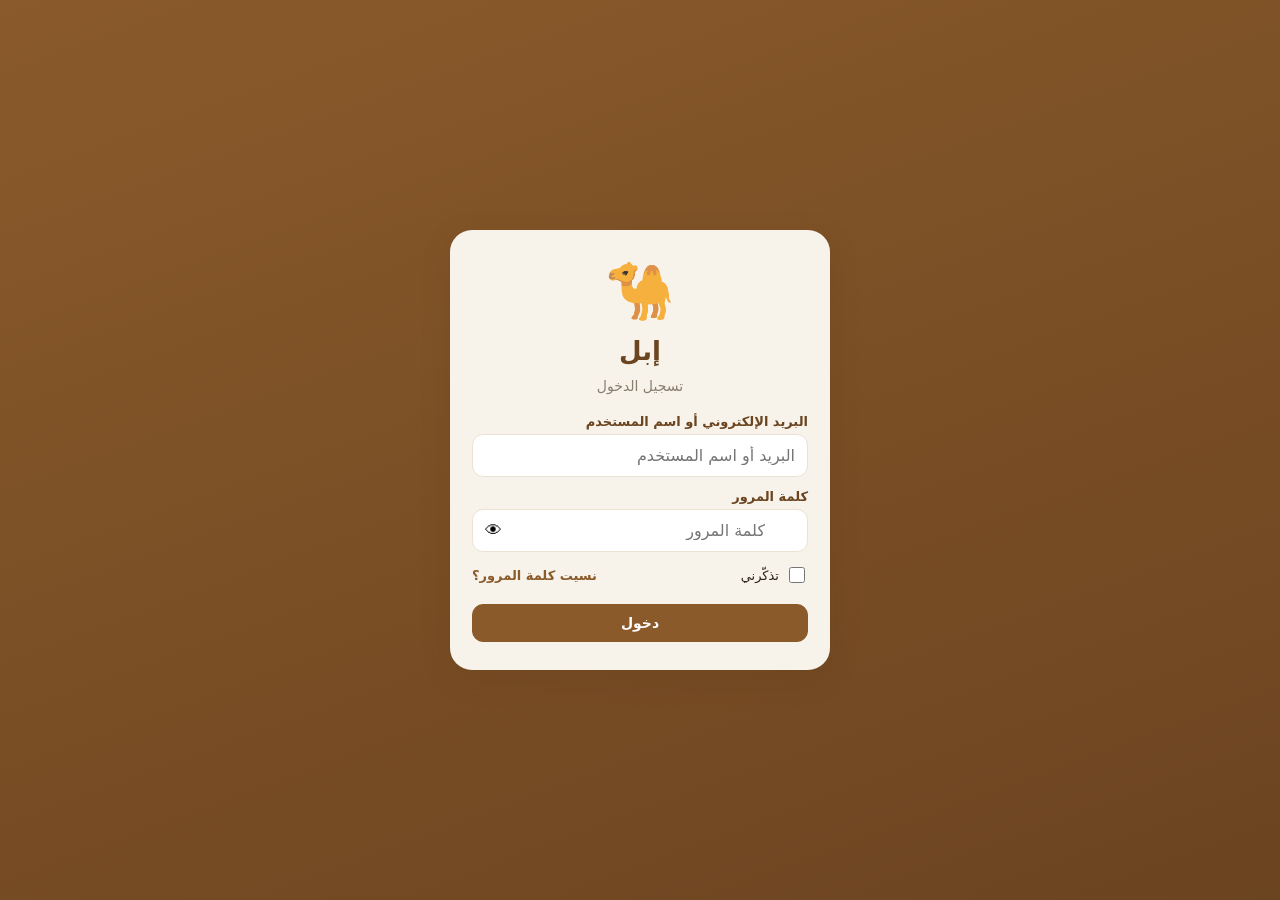
<file: index.html>
<!doctype html>
<html lang="ar" dir="rtl">
<head>
  <meta charset="UTF-8" />
  <meta name="viewport" content="width=device-width, initial-scale=1.0, maximum-scale=1.0, viewport-fit=cover" />
  <meta name="theme-color" content="#8a5a2b" />
  <!-- تطبيق إدارة خاص — لا يُفهرس في محرّكات البحث -->
  <meta name="robots" content="noindex, nofollow, noarchive" />
  <title>إبل</title>

  <!-- «إضافة إلى الشاشة الرئيسية» على الآيفون والأندرويد -->
  <link rel="manifest" href="./manifest.webmanifest" />
  <link rel="icon" type="image/png" href="./icon-192.png" />
  <link rel="apple-touch-icon" href="./icon-192.png" />
  <meta name="apple-mobile-web-app-capable" content="yes" />
  <meta name="mobile-web-app-capable" content="yes" />
  <meta name="apple-mobile-web-app-status-bar-style" content="black-translucent" />
  <meta name="apple-mobile-web-app-title" content="إبل" />
  <script type="module" crossorigin src="./assets/index-C6JINqG2.js"></script>
  <link rel="stylesheet" crossorigin href="./assets/index-Q5RCzDct.css">
</head>
<body>
  <div id="splash">
    <div class="splash-emoji">🐪</div>
    <div class="splash-title">إبل</div>
    <div class="splash-spinner"></div>
  </div>
  <div id="app"></div>
</body>
</html>
</file>
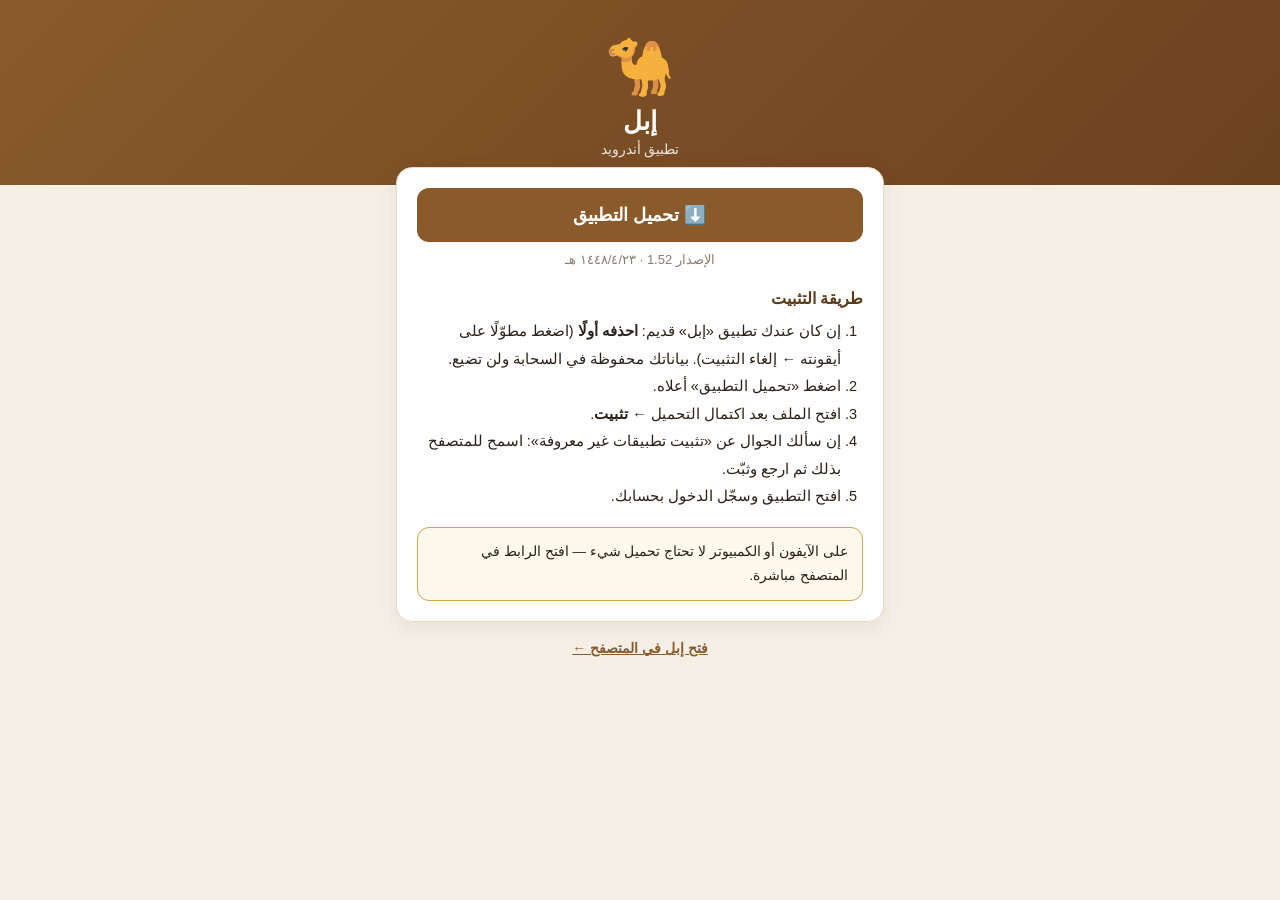
<file: android.html>
<!doctype html>
<html lang="ar" dir="rtl">
<head>
  <meta charset="UTF-8" />
  <meta name="viewport" content="width=device-width, initial-scale=1.0" />
  <meta name="robots" content="noindex, nofollow, noarchive" />
  <meta name="theme-color" content="#8a5a2b" />
  <title>تحميل تطبيق إبل لأندرويد</title>
  <link rel="icon" type="image/png" href="./icon-192.png" />
  <style>
    :root { --brown: #8a5a2b; --brown-dark: #5b3a1a; --sand: #f5efe6; --ink: #2b2118; --muted: #8a7d6e; --line: #e6dccd; }
    * { box-sizing: border-box; }
    body { margin: 0; font-family: -apple-system, 'Segoe UI', Tahoma, sans-serif; background: var(--sand); color: var(--ink); }
    header { background: linear-gradient(135deg, #8a5a2b, #6b4220); color: #fff; text-align: center; padding: 34px 16px 28px; }
    header .ico { font-size: 56px; }
    header h1 { margin: 6px 0 4px; font-size: 26px; font-weight: 800; }
    header p { margin: 0; opacity: .85; font-size: 14px; }
    main { max-width: 520px; margin: -18px auto 24px; padding: 0 16px; }
    .card { background: #fff; border: 1px solid var(--line); border-radius: 16px; padding: 20px; box-shadow: 0 6px 22px rgba(80,50,20,.08); }
    .btn { display: block; text-align: center; text-decoration: none; background: var(--brown); color: #fff; font-weight: 800; font-size: 18px; padding: 16px; border-radius: 12px; }
    .btn.disabled { background: var(--muted); pointer-events: none; }
    .ver { text-align: center; color: var(--muted); font-size: 13px; margin-top: 10px; }
    h2 { font-size: 16px; margin: 22px 0 10px; color: var(--brown-dark); }
    ol { margin: 0; padding-inline-start: 22px; line-height: 1.9; font-size: 14.5px; }
    .note { background: #fff8ec; border: 1px solid #e0a34a; border-radius: 12px; padding: 12px 14px; font-size: 13.5px; line-height: 1.8; margin-top: 16px; }
    .web { text-align: center; margin-top: 18px; font-size: 14px; }
    .web a { color: var(--brown); font-weight: 700; }
  </style>
</head>
<body>
  <header>
    <div class="ico">🐪</div>
    <h1>إبل</h1>
    <p>تطبيق أندرويد</p>
  </header>
  <main>
    <div class="card">
      <a id="dl" class="btn disabled" href="#">⬇️ تحميل التطبيق</a>
      <div class="ver" id="ver">جارٍ تجهيز الرابط…</div>

      <h2>طريقة التثبيت</h2>
      <ol>
        <li>إن كان عندك تطبيق «إبل» قديم: <b>احذفه أولًا</b> (اضغط مطوّلًا على أيقونته ← إلغاء التثبيت). بياناتك محفوظة في السحابة ولن تضيع.</li>
        <li>اضغط «تحميل التطبيق» أعلاه.</li>
        <li>افتح الملف بعد اكتمال التحميل ← <b>تثبيت</b>.</li>
        <li>إن سألك الجوال عن «تثبيت تطبيقات غير معروفة»: اسمح للمتصفح بذلك ثم ارجع وثبّت.</li>
        <li>افتح التطبيق وسجّل الدخول بحسابك.</li>
      </ol>

      <div class="note">على الآيفون أو الكمبيوتر لا تحتاج تحميل شيء — افتح الرابط في المتصفح مباشرة.</div>
    </div>
    <div class="web"><a href="./">فتح إبل في المتصفح ←</a></div>
  </main>
  <script>
    // رابط ملف التطبيق مبني من رقم آخر إصدار منشور، فهذه الصفحة لا تحتاج تعديلًا أبدًا
    fetch('version.json?t=' + Date.now(), { cache: 'no-store' })
      .then(function (r) { return r.json(); })
      .then(function (v) {
        var a = document.getElementById('dl');
        a.href = 'apk/' + encodeURIComponent(v.id) + '/' + encodeURIComponent('إبل') + '.apk';
        a.setAttribute('download', 'إبل.apk');
        a.classList.remove('disabled');
        var d = v.builtAt ? new Date(v.builtAt) : null;
        document.getElementById('ver').textContent = 'الإصدار ' + (v.version || v.id) + (d ? ' · ' + d.toLocaleDateString('ar-SA') : '');
      })
      .catch(function () { document.getElementById('ver').textContent = 'تعذّر تجهيز الرابط — أعد تحميل الصفحة'; });
  </script>
</body>
</html>
</file>
<file: assets/index-Q5RCzDct.css>
:root{--sand-50: #faf6f0;--sand-100: #f3ebe0;--sand-200: #e7d8c4;--brown: #8a5a2b;--brown-dark: #6b4420;--brown-light: #b07d4a;--teal: #2f8f83;--teal-dark: #246b62;--ink: #2a2018;--muted: #8a7d6e;--line: #e7d8c4;--line2: #ece2d4;--bg: #f7f2ea;--card: #ffffff;--ok: #2e9e5b;--bad: #d6453d;--warn: #e08a1e;--info: #2f76c7;--purple: #7a4fc0;--shadow: 0 2px 10px rgba(80,50,20,.08);--shadow-lg: 0 8px 30px rgba(80,50,20,.16);--r: 16px;--r-sm: 11px;--header-h: 54px;--tab-h: 64px}*{box-sizing:border-box;-webkit-tap-highlight-color:transparent}html,body{margin:0;padding:0;height:100%}body{font-family:Segoe UI,Tahoma,system-ui,-apple-system,sans-serif;background:var(--bg);color:var(--ink);-webkit-font-smoothing:antialiased;overscroll-behavior-y:none}button{font-family:inherit;cursor:pointer}input,textarea,select{font-family:inherit;font-size:16px}#splash{position:fixed;inset:0;z-index:999;display:flex;flex-direction:column;align-items:center;justify-content:center;gap:14px;background:linear-gradient(160deg,var(--brown) 0%,var(--brown-dark) 100%);color:#fff}.splash-emoji{font-size:72px;animation:bob 1.6s ease-in-out infinite}.splash-title{font-size:24px;font-weight:800;letter-spacing:.5px}.splash-spinner{width:34px;height:34px;border:3px solid rgba(255,255,255,.3);border-top-color:#fff;border-radius:50%;animation:spin .8s linear infinite}@keyframes bob{50%{transform:translateY(-10px)}}@keyframes spin{to{transform:rotate(360deg)}}#app{max-width:560px;margin:0 auto;min-height:100%;position:relative;overflow-x:clip}.app-header{top:0;z-index:50;height:calc(var(--header-h) + env(safe-area-inset-top));padding-top:env(safe-area-inset-top);display:flex;align-items:center;justify-content:space-between;padding-inline:16px;background:linear-gradient(135deg,var(--brown) 0%,var(--brown-dark) 100%);color:#fff;box-shadow:var(--shadow);position:sticky}.brand{position:absolute;left:0;right:0;inset-inline:0;width:100%;display:flex;align-items:center;justify-content:center;gap:8px;font-weight:800;font-size:18px;pointer-events:none}.brand:focus{outline:none}.brand.switchable>*{pointer-events:auto;cursor:pointer}.brand-name{max-width:62vw;overflow:hidden;text-overflow:ellipsis;white-space:nowrap}.brand-ico,.brand-caret{flex:none;width:24px;text-align:center}.brand-caret{font-size:12px;opacity:.8}.header-back{position:relative;z-index:1;visibility:hidden;width:44px;height:44px;border:none;background:none;color:#fff;display:flex;align-items:center;justify-content:center;padding:0;margin-inline-start:-10px;opacity:.95;transition:opacity .12s,transform .06s}.header-back.show{visibility:visible}.header-back:active{opacity:1;transform:scale(.88)}.back-ico{display:flex;align-items:center;justify-content:center}.ico-back{display:block}.header-spacer{width:44px;flex-shrink:0}.back-btn .back-ico,.back-btn .ico-back{width:18px;height:18px}.view{padding:14px 14px calc(var(--tab-h) + env(safe-area-inset-bottom) + 16px);min-height:calc(100vh - var(--header-h))}.tabbar{position:fixed;bottom:0;left:0;right:0;z-index:50;max-width:560px;margin:0 auto;height:calc(var(--tab-h) + env(safe-area-inset-bottom));padding-bottom:env(safe-area-inset-bottom);display:flex;background:#fff;border-top:1px solid var(--line2);box-shadow:0 -2px 14px #50321412}.nav-item{flex:1;border:none;background:none;display:flex;flex-direction:column;align-items:center;justify-content:center;gap:3px;color:var(--muted);font-size:11px;padding:6px 0}.nav-item .nav-icon{font-size:21px;filter:grayscale(.3);transition:transform .15s}.nav-item.active{color:var(--brown);font-weight:700}.nav-item.active .nav-icon{filter:none;transform:translateY(-2px) scale(1.12)}.btn{border:1px solid var(--line2);background:#fff;color:var(--ink);border-radius:var(--r-sm);padding:10px 14px;font-size:14px;font-weight:600;display:inline-flex;align-items:center;gap:6px;transition:filter .15s,transform .05s}.btn:active{transform:scale(.97)}.btn.primary{background:var(--brown);color:#fff;border-color:var(--brown)}.btn.primary:active{filter:brightness(1.08)}.btn.danger{background:var(--bad);color:#fff;border-color:var(--bad)}.btn.danger.ghost{background:#fff;color:var(--bad);border-color:#f1c9c6}.btn.ghost{background:var(--sand-50)}.btn.sm{padding:7px 11px;font-size:13px}.btn.block{width:100%;justify-content:center;margin-top:8px}.btn-row{display:flex;gap:8px;flex-wrap:wrap}.btn-row .btn{flex:1;justify-content:center;min-width:130px}.hero{display:flex;align-items:center;gap:14px;background:linear-gradient(120deg,#fff,var(--sand-50));border:1px solid var(--line2);border-radius:var(--r);padding:16px;box-shadow:var(--shadow);margin-bottom:14px}.hero-emoji{font-size:44px}.hero-title{font-size:20px;font-weight:800}.hero-sub{color:var(--muted);font-size:13px}.stats-grid{display:grid;grid-template-columns:repeat(3,1fr);gap:10px;margin-bottom:16px}.stat{background:var(--card);border:1px solid var(--line2);border-radius:var(--r-sm);padding:14px 10px;display:flex;flex-direction:column;gap:4px;box-shadow:var(--shadow);position:relative;overflow:hidden;align-items:center;text-align:center;justify-content:center}.stat:before{top:auto;bottom:0;inset-inline:0;width:auto;height:4px}.stat:before{content:"";position:absolute;inset-inline-start:0;top:0;bottom:0;width:4px;background:var(--brown-light)}.stat.a1:before{background:var(--brown)}.stat.a2:before{background:var(--teal)}.stat.a3:before{background:var(--info)}.stat.a4:before{background:var(--purple)}.stat.a5:before{background:var(--warn)}.stat.a6:before{background:var(--ok)}.stat.a7:before{background:var(--bad)}.stat.a8:before{background:var(--muted)}.stat.a9:before{background:var(--teal-dark)}.stat.clickable{cursor:pointer}.stat.clickable:active{transform:scale(.97)}.stat-icon{font-size:18px}.stat-value{font-size:21px;font-weight:800;line-height:1.1}.stat-label{font-size:12px;color:var(--muted)}.alerts{display:flex;flex-direction:column;gap:12px}.alert-card{background:var(--card);border:1px solid var(--line2);border-radius:var(--r);padding:14px;box-shadow:var(--shadow);border-inline-start:4px solid var(--brown-light)}.alert-card.accent-blue{border-inline-start-color:var(--info)}.alert-card.accent-amber{border-inline-start-color:var(--warn)}.alert-card.accent-purple{border-inline-start-color:var(--purple)}.alert-card.accent-green{border-inline-start-color:var(--ok)}.alert-card.accent-teal{border-inline-start-color:var(--teal)}.alert-head{display:flex;align-items:center;gap:8px;font-weight:700;margin-bottom:8px}.alert-icon{font-size:18px}.alert-title{flex:1}.alert-empty{color:var(--muted);font-size:13px;padding:4px 0}.error-detail{color:var(--bad);font-size:11px;direction:ltr;text-align:center;word-break:break-all;margin-top:4px}.alert-list{display:flex;flex-direction:column}.alert-row{display:flex;justify-content:space-between;align-items:center;gap:8px;padding:7px 0;border-top:1px solid var(--line2);font-size:14px}.alert-row:first-child{border-top:none}.ar-name{font-weight:600}.ar-meta{color:var(--muted);font-size:13px}.days{color:var(--brown);font-weight:600}.link-more{margin-top:8px;background:none;border:none;color:var(--brown);font-weight:700;font-size:13px}.count-pill{background:var(--sand-100);color:var(--brown-dark);font-size:12px;font-weight:700;padding:2px 9px;border-radius:20px;min-width:22px;text-align:center}.count-pill.filtered{background:#f3d9b0;color:#6b3f12}.list-toolbar{display:flex;align-items:center;justify-content:space-between;gap:8px;margin-bottom:10px}.list-title{display:flex;align-items:center;gap:8px;font-size:18px;font-weight:800}.list-icon{font-size:20px}.search{width:100%;border:1px solid var(--line2);background:#fff;border-radius:var(--r-sm);padding:11px 14px;margin-bottom:12px;box-shadow:var(--shadow)}.search:focus{outline:2px solid var(--brown-light);border-color:var(--brown-light)}.chips{display:flex;gap:8px;overflow-x:auto;padding-bottom:4px;margin-bottom:12px}.chip{border:1px solid var(--line2);background:#fff;border-radius:20px;padding:7px 14px;font-size:13px;font-weight:600;color:var(--muted);white-space:nowrap}.chip.active{background:var(--brown);color:#fff;border-color:var(--brown)}.dropdown-filter{position:relative;display:inline-block;margin-bottom:12px}.dropdown-filter-btn{display:flex;align-items:center;gap:8px;border:1px solid var(--line2);background:#fff;border-radius:var(--r-sm);padding:9px 14px;font-size:13px;font-weight:700;color:var(--ink);cursor:pointer}.dropdown-filter-caret{color:var(--muted);font-size:11px}.dropdown-filter-panel{display:none;position:absolute;z-index:20;top:calc(100% + 6px);right:0;min-width:160px;max-height:260px;max-width:calc(100vw - 24px);overflow-y:auto;background:#fff;border:1px solid var(--line2);border-radius:var(--r-sm);box-shadow:var(--shadow-lg);padding:6px}.dropdown-filter-panel.show{display:block}.dropdown-opt{display:flex;align-items:center;gap:9px;padding:8px 10px;border-radius:8px;font-size:13px;color:var(--ink);cursor:pointer}.dropdown-opt:hover{background:var(--sand-50)}.dropdown-opt input{width:16px;height:16px;accent-color:var(--brown)}.dropdown-opt-all{border-bottom:1px solid var(--line2);margin-bottom:4px;padding-bottom:10px;font-weight:700}.dropdown-filter-row{display:flex;flex-wrap:wrap;gap:8px;align-items:center}.dropdown-filter-row .dropdown-filter{margin-bottom:8px}.clear-filters{margin-bottom:8px;color:var(--bad);border-color:var(--line2)}.tag.stage{background:var(--teal);color:#fff}.tag.excl{background:var(--muted);color:#fff}.tag.inc{background:var(--purple);color:#fff}.tag.nat{background:var(--info);color:#fff}.link-inline{background:none;border:none;padding:0;color:var(--brown);font-weight:700;font-size:inherit;cursor:pointer;text-decoration:underline;font-family:inherit}.ped-tree{display:flex;flex-direction:column;gap:10px;align-items:center}.ped-row{display:flex;gap:8px;flex-wrap:wrap;justify-content:center;width:100%}.ped-node{display:flex;flex-direction:column;gap:2px;align-items:center;text-align:center;background:var(--card);border:1px solid var(--line2);border-radius:var(--r-sm);padding:8px 12px;min-width:120px;box-shadow:var(--shadow);cursor:pointer;font-family:inherit}.ped-node.empty{background:var(--sand-50);border-style:dashed;cursor:default}.ped-node.self{background:linear-gradient(135deg,var(--brown) 0%,var(--brown-dark) 100%);border-color:var(--brown-dark)}.ped-node.self .ped-name{color:#fff}.ped-node.self .ped-role,.ped-node.self .ped-meta{color:#e9dccb}.ped-role{font-size:10px;color:var(--muted);font-weight:600}.ped-name{font-size:14px;font-weight:800;color:var(--ink)}.ped-meta{font-size:10px;color:var(--muted)}.card-grid{display:grid;grid-template-columns:repeat(2,1fr);gap:12px}.camel-card{background:var(--card);border:1px solid var(--line2);border-radius:var(--r);overflow:hidden;box-shadow:var(--shadow);transition:transform .08s}.camel-card:active{transform:scale(.98)}.camel-photo{aspect-ratio:4/3;background:var(--sand-100);display:flex;align-items:center;justify-content:center;position:relative}.avail-badge{position:absolute;top:6px;inset-inline-start:6px;font-size:11px;font-weight:700;padding:3px 9px;border-radius:8px;color:#fff}.avail-badge.dead{background:var(--bad)}.avail-badge.sold{background:#64748b}.profile-badges .avail-badge{position:static}.camel-photo img{width:100%;height:100%;object-fit:cover;display:block}.camel-photo.noimg{font-size:46px}.camel-info{padding:10px;position:relative}.camel-name{font-weight:800;font-size:15px;margin-bottom:4px}.camel-sub{display:flex;align-items:center;gap:6px;flex-wrap:wrap}.mono{font-family:ui-monospace,Consolas,monospace;font-size:12px;color:var(--muted)}.tag{background:var(--sand-100);color:var(--brown-dark);font-size:11px;padding:2px 7px;border-radius:6px;font-weight:600}.sex-badge{position:absolute;top:-28px;inset-inline-end:8px;font-size:11px;font-weight:700;padding:3px 8px;border-radius:8px;color:#fff}.sex-badge.f{background:var(--purple)}.sex-badge.m{background:var(--info)}.rows{display:flex;flex-direction:column;gap:8px}.row{background:var(--card);border:1px solid var(--line2);border-radius:var(--r-sm);padding:12px 14px;display:flex;align-items:center;gap:10px;box-shadow:var(--shadow)}.row:active{background:var(--sand-50)}.row-main{flex:1;min-width:0}.row-primary{font-weight:700;font-size:15px}.row-secondary{color:var(--muted);font-size:13px;margin-top:3px;display:flex;align-items:center;gap:6px;flex-wrap:wrap}.row-secondary .dot{opacity:.5}.row-chevron{color:var(--line);font-size:22px;transform:scaleX(-1)}.badge{font-size:12px;font-weight:700;padding:2px 9px;border-radius:20px;color:#fff}.badge.ok{background:var(--ok)}.badge.bad{background:var(--bad)}.badge.warn{background:var(--warn)}.badge.info{background:var(--info)}.badge.muted{background:var(--muted)}.badge.vet{background:#2f8f83}.badge.emp{background:#8a5a2b}.empty{text-align:center;padding:50px 20px;color:var(--muted)}.empty-icon{font-size:48px;opacity:.5;margin-bottom:10px}.spinner-wrap{display:flex;justify-content:center;padding:50px}.spinner{width:32px;height:32px;border:3px solid var(--sand-200);border-top-color:var(--brown);border-radius:50%;animation:spin .8s linear infinite}.profile-top{display:flex;justify-content:space-between;margin-bottom:12px}.profile-hero{display:flex;gap:14px;align-items:center;margin-bottom:16px}.profile-photo{width:110px;height:110px;border-radius:18px;overflow:hidden;background:var(--sand-100);display:flex;align-items:center;justify-content:center;font-size:50px;flex-shrink:0;box-shadow:var(--shadow)}.profile-photo img{width:100%;height:100%;object-fit:cover}.profile-photo-col{display:flex;flex-direction:column;align-items:center;gap:4px;flex-shrink:0}.profile-photo-wrap{position:relative}.photo-nav{position:absolute;top:50%;transform:translateY(-50%);width:26px;height:26px;border-radius:50%;border:none;background:#00000073;color:#fff;font-size:18px;line-height:1;display:flex;align-items:center;justify-content:center;cursor:pointer;z-index:2}.photo-prev{inset-inline-start:-8px}.photo-next{inset-inline-end:-8px}.photo-caption{font-size:11px;color:var(--muted);text-align:center;max-width:130px}.photo-actions{display:flex;gap:6px;justify-content:center;width:100%;margin-top:6px}.photo-actions .btn{flex:1;min-width:0;font-size:11px;padding:6px 4px;white-space:nowrap;overflow:hidden;text-overflow:ellipsis}.photo-gallery{display:flex;gap:8px;flex-wrap:wrap;justify-content:center}.photo-thumb{position:relative;width:92px;height:92px;border-radius:var(--r-sm);overflow:hidden;background:var(--sand-100);display:flex;align-items:center;justify-content:center;font-size:34px;border:1px solid var(--line2)}.photo-thumb img{width:100%;height:100%;object-fit:cover}.photo-thumb .photo-date{position:absolute;bottom:0;inset-inline:0;background:#00000080;color:#fff;font-size:9px;text-align:center;padding:1px 0}.photo-thumb .photo-del{position:absolute;top:2px;inset-inline-end:2px;width:18px;height:18px;border-radius:50%;border:none;background:#d6453de6;color:#fff;font-size:11px;line-height:1;cursor:pointer}.photo-thumb.archived{opacity:.62;border-style:dashed}.photo-thumb .photo-restore{position:absolute;top:2px;inset-inline-end:2px;width:18px;height:18px;border-radius:50%;border:none;background:#2e9e5bf2;color:#fff;font-size:11px;line-height:1;cursor:pointer}.photo-archive{margin-top:10px;padding-top:8px;border-top:1px dashed var(--line2)}.photo-archive-title{font-size:11px;color:var(--muted);text-align:center;margin-bottom:6px;font-weight:600}.profile-name{font-size:22px;font-weight:800}.profile-id{color:var(--muted);margin:2px 0 8px}.profile-badges{display:flex;gap:6px;flex-wrap:wrap}.profile-badges .sex-badge{position:static}.section-title{font-size:15px;font-weight:800;color:var(--brown-dark);margin:18px 0 10px;padding-inline-start:10px;border-inline-start:4px solid var(--brown)}.detail-grid{display:grid;grid-template-columns:repeat(2,1fr);gap:10px}.detail-grid.card{background:var(--card);border:1px solid var(--line2);border-radius:var(--r);padding:14px;box-shadow:var(--shadow)}.detail-item{min-width:0}.detail-label{font-size:12px;color:var(--muted);margin-bottom:2px}.detail-value{font-weight:600;font-size:14px;word-break:break-word}.rel-grid{display:grid;grid-template-columns:repeat(2,1fr);gap:10px}.rel-card{background:var(--card);border:1px solid var(--line2);border-radius:var(--r-sm);padding:12px;box-shadow:var(--shadow);position:relative}.rel-head{display:flex;justify-content:space-between;align-items:center;font-weight:700;font-size:14px;margin-bottom:8px}.rel-list{display:flex;flex-direction:column;gap:5px}.rel-row{font-size:12px;color:var(--ink);background:var(--sand-50);padding:5px 8px;border-radius:7px}.rel-row.clickable{cursor:pointer}.rel-row.clickable:active{background:var(--sand-100)}.rel-row .badge{font-size:10px;padding:1px 6px}.rel-empty{color:var(--line);font-size:18px;text-align:center;padding:6px}.rel-add{position:absolute;bottom:10px;inset-inline-start:10px;width:30px;height:30px;border-radius:50%;border:1px dashed var(--brown-light);background:#fff;color:var(--brown);font-size:14px}.hub-grid{display:grid;grid-template-columns:repeat(2,1fr);gap:12px}.hub-card{background:var(--card);border:1px solid var(--line2);border-radius:var(--r);padding:18px 12px;text-align:center;box-shadow:var(--shadow)}.hub-card:active{background:var(--sand-50)}.hub-icon{font-size:34px;margin-bottom:8px}.hub-label{font-weight:800;font-size:15px}.hub-count{color:var(--muted);font-size:12px;margin-top:3px}.modal-overlay{position:fixed;inset:0;z-index:350;background:#28190a73;display:flex;align-items:flex-end;justify-content:center;animation:fade .15s}.modal-overlay.confirm-overlay{z-index:420}@keyframes fade{0%{opacity:0}}.modal{background:var(--bg);width:100%;max-width:560px;max-height:92vh;border-radius:22px 22px 0 0;display:flex;flex-direction:column;animation:slideup .2s ease}@keyframes slideup{0%{transform:translateY(40px);opacity:.6}}.modal-head{display:flex;align-items:center;justify-content:space-between;padding:16px 18px 10px;border-bottom:1px solid var(--line2)}.modal-title{font-weight:800;font-size:17px}.modal-close{border:none;background:var(--sand-100);width:32px;height:32px;border-radius:50%;font-size:15px;color:var(--ink)}.modal-body{padding:16px 18px calc(18px + env(safe-area-inset-bottom));overflow-y:auto}body.modal-open{overflow:hidden}.entity-form,.settings{display:flex;flex-direction:column;gap:14px}.field{display:flex;flex-direction:column;gap:5px}.field label{font-size:13px;font-weight:700;color:var(--brown-dark)}.inp{width:100%;border:1px solid var(--line2);background:#fff;border-radius:var(--r-sm);padding:11px 12px;color:var(--ink)}.inp:focus{outline:2px solid var(--brown-light);border-color:var(--brown-light)}textarea.inp{resize:vertical;min-height:60px}.inp.mono{font-family:ui-monospace,monospace;font-size:13px}.two-col{display:grid;grid-template-columns:1fr 1fr;gap:12px}.form-actions{display:flex;gap:10px;margin-top:8px}.form-actions .btn{flex:1;justify-content:center}.entity-form{display:grid;grid-template-columns:1fr 1fr;gap:12px}.entity-form .field.full,.entity-form .form-actions{grid-column:1 / -1}.entity-form>.note,.entity-form .field-wide{grid-column:1 / -1}.check-hint{font-size:12px;color:var(--muted);margin-top:2px}.check-due .check-hint{color:#8a5a2b;font-weight:700}.check-overdue .check-hint{color:#b3261e;font-weight:800}.check-due .inp{border-color:#e0a34a;background:#fff8ec}.check-overdue .inp{border-color:#b3261e;background:#fdeceb}.check-overdue label:after{content:" — متأخر";color:#b3261e;font-weight:800}.field-target .inp{outline:2px solid var(--brown-light)}.field-target label{color:var(--brown-dark)}.inp.auto-changed{animation:autoflash 1.6s ease-out}@keyframes autoflash{0%,40%{background:#fff1cf;border-color:#e0a34a}to{background:#fff}}.rel-more{width:100%;margin-top:6px;padding:7px;font-size:12.5px;font-weight:700;color:var(--brown-dark);background:transparent;border:1px dashed var(--line2);border-radius:var(--r-sm);cursor:pointer}.rel-more:hover{background:#fff8ec}.row-overdue{border-right:3px solid #b3261e}.row-del{align-self:center;background:transparent;border:none;cursor:pointer;font-size:16px;padding:6px 8px;border-radius:var(--r-sm);opacity:.65}.row-del:hover{opacity:1;background:#fdeceb}.detail{display:flex;flex-direction:column;gap:14px}.confirm{text-align:center}.confirm p{font-size:15px;margin:6px 0 18px}.confirm-actions{display:flex;gap:10px}.confirm-actions .btn{flex:1;justify-content:center}.sync-status{display:flex;align-items:center;gap:10px;padding:14px;border-radius:var(--r-sm);font-weight:700;box-shadow:var(--shadow)}.sync-status.on{background:#e6f5ec;color:var(--teal-dark)}.sync-status.off{background:var(--sand-100);color:var(--brown-dark)}.sync-dot{width:11px;height:11px;border-radius:50%;background:currentColor;box-shadow:0 0 0 4px #0000000f}.sync-dot.on{color:var(--teal-dark)}.sync-dot.off{color:var(--muted)}.sync-collapse{background:var(--card);border:1px solid var(--line2);border-radius:var(--r);box-shadow:var(--shadow);overflow:hidden}.sync-collapse>summary{display:flex;align-items:center;gap:10px;padding:14px 16px;cursor:pointer;list-style:none;font-weight:700;color:var(--ink)}.sync-collapse>summary::-webkit-details-marker{display:none}.sync-collapse>summary:after{content:"▾";margin-inline-start:auto;color:var(--muted)}.sync-collapse[open]>summary:after{content:"▴"}.sync-collapse-title{font-size:15px}.sync-collapse-status{font-size:13px;color:var(--muted);font-weight:600}.sync-collapse-body{display:flex;flex-direction:column;gap:14px;padding:4px 16px 16px;border-top:1px solid var(--line2)}.subsection-title{font-size:13px;font-weight:800;color:var(--brown);margin-top:6px}.help{background:var(--card);border:1px solid var(--line2);border-radius:var(--r-sm);padding:12px 14px;box-shadow:var(--shadow)}.help summary{font-weight:700;cursor:pointer;color:var(--brown)}.help-body{margin-top:10px;font-size:13px;line-height:1.9;color:var(--ink)}.help-body code{background:var(--sand-100);padding:1px 5px;border-radius:4px;font-size:12px}.stat-list{display:flex;flex-direction:column;gap:6px}.stat-line{display:flex;justify-content:space-between;align-items:center;background:var(--card);border:1px solid var(--line2);border-radius:var(--r-sm);padding:10px 14px;font-weight:600}input[type=password],input[type=email],input[type=tel],input[type=url],.inp[dir=ltr]{direction:ltr;text-align:right}.pass-wrap{position:relative;display:block}.pass-wrap .inp{padding-inline-end:42px;width:100%}.pass-eye{position:absolute;inset-inline-end:4px;top:50%;transform:translateY(-50%);width:34px;height:34px;border:none;background:transparent;font-size:17px;line-height:1;cursor:pointer;border-radius:8px;padding:0}.pass-eye:active{background:var(--sand-100)}.backup-box{display:flex;flex-direction:column;gap:8px}.backup-list{display:flex;flex-direction:column;gap:6px}.backup-row{display:flex;align-items:center;gap:8px;background:var(--card);border:1px solid var(--line2);border-radius:var(--r-sm);padding:8px 12px}.backup-info{flex:1;min-width:0}.backup-when{font-size:13px;font-weight:700;color:var(--ink)}.backup-meta{font-size:11px;color:var(--muted)}.about{text-align:center;color:var(--muted);font-size:12px;line-height:1.8;margin-top:24px}.toast{position:fixed;bottom:calc(var(--tab-h) + 20px);left:50%;transform:translate(-50%) translateY(100px);background:var(--ink);color:#fff;padding:11px 20px;border-radius:24px;font-size:14px;font-weight:600;z-index:500;opacity:0;transition:all .25s;box-shadow:var(--shadow-lg);max-width:90%}.toast.show{transform:translate(-50%) translateY(0);opacity:1}.toast.success{background:var(--ok)}.toast.error{background:var(--bad)}.note{background:var(--sand-50);border:1px dashed var(--line);border-radius:var(--r-sm);padding:9px 12px;font-size:12px;color:var(--muted);margin-bottom:10px;line-height:1.6}.reports{display:flex;flex-direction:column}.report-card{background:var(--card);border:1px solid var(--line2);border-radius:var(--r);padding:14px;box-shadow:var(--shadow);margin-bottom:12px}.report-head{display:flex;align-items:center;justify-content:space-between;font-weight:800;font-size:15px;margin-bottom:12px}.bars{display:flex;flex-direction:column;gap:9px}.bar-row{display:grid;grid-template-columns:38% 1fr auto;align-items:center;gap:8px}.bar-label{font-size:13px;font-weight:600;white-space:nowrap;overflow:hidden;text-overflow:ellipsis}.bar-track{background:var(--sand-100);border-radius:8px;height:14px;overflow:hidden}.bar-fill{height:100%;border-radius:8px;min-width:6px;transition:width .4s ease}.bar-value{font-size:13px;font-weight:800;color:var(--brown-dark);min-width:28px;text-align:left}.hero{position:relative}.hero-reports{margin-inline-start:auto;background:var(--brown);color:#fff;border:none;border-radius:20px;padding:8px 14px;font-size:13px;font-weight:700}.hub-card.feature{background:linear-gradient(135deg,#fff,var(--sand-50));border-inline-start:4px solid var(--brown)}.photo-field{align-items:center}.photo-preview{width:100%;max-width:220px;aspect-ratio:4/3;margin:0 auto;border-radius:var(--r);overflow:hidden;background:var(--sand-100);display:flex;align-items:center;justify-content:center;font-size:54px;border:1px solid var(--line2)}.photo-preview img{width:100%;height:100%;object-fit:cover}.photo-btns{display:flex;gap:8px;justify-content:center;margin-top:10px;flex-wrap:wrap}.inp.readonly{background:var(--sand-100);color:var(--brown-dark);font-weight:700}.charts{display:flex;flex-direction:column;gap:14px}.chart-card{background:var(--card);border:1px solid var(--line2);border-radius:var(--r);padding:12px;box-shadow:var(--shadow)}.chart-head{display:flex;align-items:center;justify-content:space-between;font-weight:800;font-size:15px;margin-bottom:8px}.chart-holder{overflow-x:auto;overflow-y:hidden;-webkit-overflow-scrolling:touch}.chart-holder canvas,.chart-holder svg{display:block}.privacy-text{line-height:1.9;font-size:14px}.privacy-text h3{font-size:17px;color:var(--brown-dark);margin:4px 0 10px}.privacy-text h4{font-size:14.5px;color:var(--brown);margin:14px 0 4px}.privacy-text ul{padding-inline-start:20px;margin:4px 0}.privacy-text li{margin:3px 0}.profile-photo.clickable{cursor:pointer}.img-viewer{position:fixed;inset:0;z-index:400;background:#000000eb;display:flex;align-items:center;justify-content:center;padding:16px;padding-top:calc(52px + env(safe-area-inset-top));padding-bottom:calc(78px + env(safe-area-inset-bottom));animation:fade .15s}.img-viewer .img-stage{max-width:100%;max-height:100%;display:flex;align-items:center;justify-content:center;overflow:hidden;touch-action:none}.img-viewer img{max-width:100%;max-height:100%;object-fit:contain;border-radius:10px;transform-origin:center center;transition:transform .06s linear;user-select:none;-webkit-user-drag:none}.img-viewer.zoomed img{border-radius:0;cursor:grab}.img-viewer-close{position:absolute;top:calc(12px + env(safe-area-inset-top));inset-inline-end:14px;width:40px;height:40px;border-radius:50%;border:none;background:#ffffff29;color:#fff;font-size:18px;z-index:2}.img-viewer-cap{position:absolute;top:calc(20px + env(safe-area-inset-top));inset-inline-start:16px;color:#fff;font-size:13px;font-weight:600;background:#00000059;padding:5px 12px;border-radius:14px;max-width:60%}.img-viewer-bar{position:absolute;bottom:calc(14px + env(safe-area-inset-bottom));left:50%;transform:translate(-50%);display:flex;gap:8px;align-items:center;z-index:2;background:#00000073;padding:5px;border-radius:26px}.iv-btn{border:none;background:#ffffff2e;color:#fff;font-family:inherit;font-size:15px;font-weight:700;min-width:44px;height:44px;border-radius:22px;padding:0 14px;cursor:pointer}.iv-btn:active{background:#ffffff52}.iv-btn.wide{font-size:14px;background:var(--brown)}.assign-wrap{grid-column:1 / -1}.assign-list{max-height:240px;overflow-y:auto;border:1px solid var(--line2);border-radius:var(--r-sm);margin-top:8px;background:#fff}.assign-row{display:flex;align-items:center;gap:10px;padding:9px 12px;border-bottom:1px solid var(--line2);font-size:14px}.assign-row:last-child{border-bottom:none}.assign-row input{width:18px;height:18px;accent-color:var(--brown)}.login-screen{position:fixed;inset:0;z-index:300;display:flex;align-items:center;justify-content:center;padding:20px;background:linear-gradient(160deg,var(--brown) 0%,var(--brown-dark) 100%)}.login-card{background:var(--bg);width:100%;max-width:380px;border-radius:22px;padding:28px 22px;display:flex;flex-direction:column;gap:12px;box-shadow:var(--shadow-lg)}.login-emoji{font-size:56px;text-align:center}.login-title{font-size:26px;font-weight:800;text-align:center;color:var(--brown-dark)}.login-sub{font-size:14px;color:var(--muted);text-align:center;margin-bottom:8px}.login-card .btn.block{margin-top:6px}.login-row{display:flex;align-items:center;justify-content:space-between;gap:8px;font-size:13px}.login-row .remember{display:flex;align-items:center;gap:6px;color:var(--ink);cursor:pointer}.login-row .remember input{width:16px;height:16px;accent-color:var(--brown)}.link-btn{background:none;border:none;color:var(--brown);font-weight:700;font-size:13px;cursor:pointer;padding:0}@media(min-width:480px){.stats-grid{grid-template-columns:repeat(3,1fr)}}.attach-view{margin-bottom:8px}.attach-empty{color:var(--muted);font-size:13px;text-align:center;padding:10px;background:var(--sand-50);border:1px dashed var(--line2);border-radius:var(--r-sm)}.attach-card{display:flex;align-items:center;gap:10px;background:var(--card);border:1px solid var(--line2);border-radius:var(--r-sm);padding:8px 10px}.attach-thumb{width:52px;height:52px;object-fit:cover;border-radius:8px;flex-shrink:0}.attach-icon{width:52px;height:52px;display:flex;align-items:center;justify-content:center;font-size:30px;background:var(--sand-100);border-radius:8px;flex-shrink:0}.attach-meta{flex:1;min-width:0}.attach-name{font-size:13px;font-weight:700;overflow:hidden;text-overflow:ellipsis;white-space:nowrap}.attach-size{font-size:11px;color:var(--muted)}.sire-btn{margin-top:7px;background:var(--sand-50);border:1px dashed var(--line2);color:var(--muted);border-radius:20px;padding:5px 12px;font-size:12px;font-weight:700;font-family:inherit}.sire-btn.set{background:var(--brown);border-style:solid;border-color:var(--brown);color:#fff}.export-row{margin-bottom:10px}.export-row .btn{flex:1;justify-content:center;min-width:0}.back-btn{justify-content:center;gap:7px}.audit-summary{font-size:12px;color:var(--muted);margin-top:5px;line-height:1.6;background:var(--sand-50);border-radius:8px;padding:6px 9px}.herd-list{display:flex;flex-direction:column;gap:8px}.herd-choice{display:flex;align-items:center;justify-content:space-between;gap:10px;width:100%;padding:13px 14px;border-radius:var(--r-sm);cursor:pointer;background:#fff;border:1px solid var(--line2);font:inherit;font-weight:700;color:var(--ink)}.herd-choice:hover{background:#fff8ec}.herd-choice.active{border-color:var(--brown-light);background:#fff1cf;box-shadow:inset 0 0 0 1px var(--brown-light)}.herd-choice.all{border-style:dashed}.req{color:#b3261e;font-weight:800}.btn.loading{position:relative;opacity:.85;pointer-events:none}.btn.loading:before{content:"";width:15px;height:15px;margin-inline-end:8px;display:inline-block;vertical-align:-2px;border:2px solid currentColor;border-top-color:transparent;border-radius:50%;animation:btnspin .7s linear infinite}@keyframes btnspin{to{transform:rotate(360deg)}}.herd-choice.static{cursor:default;padding:9px 12px}.herd-choice.unnamed{border-style:dashed;border-color:#e0a34a;background:#fff8ec}.hub-stack{display:flex;flex-direction:column;gap:12px}.hub-card.hub-wide{display:flex;align-items:center;gap:16px;width:100%;padding:20px 18px;text-align:start;cursor:pointer;font:inherit;color:inherit;background:linear-gradient(135deg,#fff,var(--sand-50));border-inline-start:4px solid var(--brown)}.hub-wide .hub-icon{font-size:40px;margin:0;flex:none;width:52px;text-align:center}.hub-wide .hub-text{flex:1;min-width:0}.hub-wide .hub-label{font-size:17px}.hub-wide .hub-count{font-size:13px;margin-top:4px}.hub-due{margin-top:6px;font-size:12.5px;font-weight:800;color:#8a5a2b}.hub-wide .row-chevron{font-size:22px;color:var(--muted)}.link-hint{color:var(--muted)}.link-hint.warn{color:#b3261e;font-weight:700}.update-banner{position:fixed;z-index:60;left:12px;right:12px;max-width:536px;margin:0 auto;bottom:calc(var(--tab-h) + env(safe-area-inset-bottom) + 10px);display:flex;align-items:center;gap:10px;padding:10px 12px;background:#fff8ec;border:1px solid #e0a34a;border-radius:var(--r);box-shadow:0 6px 22px #5032142e;animation:updin .25s ease-out}.update-text{flex:1;font-weight:800;font-size:13.5px;color:#6b3f12}.update-close{background:none;border:none;font-size:16px;color:var(--muted);cursor:pointer;padding:4px 6px}@keyframes updin{0%{transform:translateY(12px);opacity:0}to{transform:none;opacity:1}}
</file>
